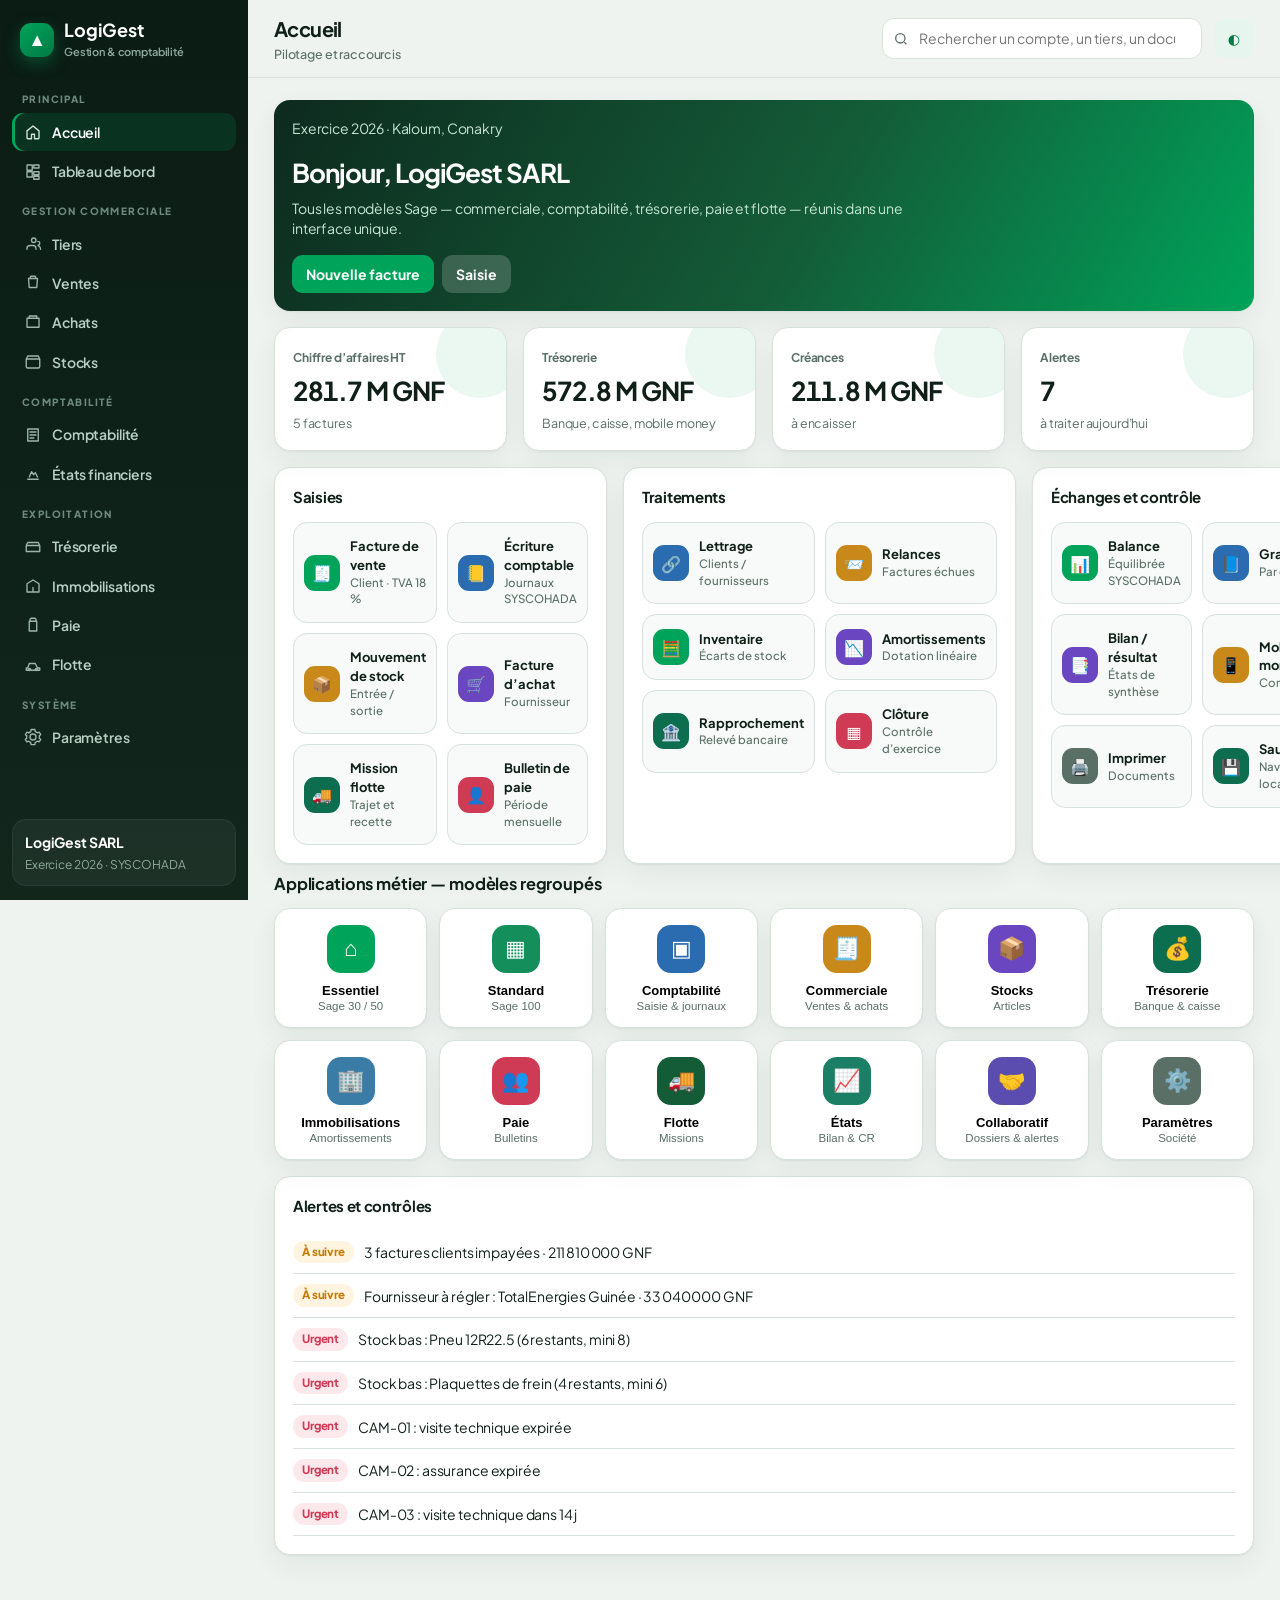
<file: LogiGest — Gestion, comptabilité et logistique.html>
<!DOCTYPE html>
<html lang="fr">
<head>
<meta charset="utf-8">
<meta name="viewport" content="width=device-width, initial-scale=1, viewport-fit=cover">
<title>LogiGest — Gestion, comptabilité et logistique</title>
<link rel="preconnect" href="https://fonts.googleapis.com">
<link href="https://fonts.googleapis.com/css2?family=Plus+Jakarta+Sans:wght@400;500;600;700;800&display=swap" rel="stylesheet">
<style>
:root{
  --bg:#eef3f0;--paper:#f7faf8;--card:#fff;--ink:#102018;--mut:#5a6f66;--line:#d7e2db;
  --br:#00a35a;--brd:#007a44;--on:#fff;--brs:#e6f6ee;--brs2:#cfeedd;
  --wa:#c57a00;--wa2:#fff4df;--bd:#cf3b55;--bd2:#fde8ec;
  --bl:#2b6cb0;--bl2:#e8f1fb;--pu:#6b46c1;--pu2:#f0e9fb;
  --side:#0a1c14;--sid:#12261c;--si:#b7d0c3;--gold:#c9891a;
  --sh:0 1px 2px rgba(16,32,24,.05),0 10px 28px rgba(16,32,24,.06);
  --r:16px;--safe-t:env(safe-area-inset-top,0px);--safe-b:env(safe-area-inset-bottom,0px);
  color-scheme:light;
}
@media(prefers-color-scheme:dark){:root:not([data-theme="light"]){
  --bg:#0b1410;--paper:#0f1a15;--card:#13211a;--ink:#e8f2ec;--mut:#8ea597;--line:#223529;
  --br:#2fd27d;--brd:#1fad64;--on:#062014;--brs:#12331f;--brs2:#18462b;
  --wa:#f0a53c;--wa2:#3a2a10;--bd:#ff6b85;--bd2:#3a1620;
  --bl:#7eb6f0;--bl2:#163047;--pu:#c4a6ff;--pu2:#2a1d44;
  --side:#07100c;--sid:#0c1813;--si:#a9c6b6;--gold:#e0b35a;
  --sh:0 1px 2px rgba(0,0,0,.25),0 12px 32px rgba(0,0,0,.28);color-scheme:dark
}}
:root[data-theme="dark"]{
  --bg:#0b1410;--paper:#0f1a15;--card:#13211a;--ink:#e8f2ec;--mut:#8ea597;--line:#223529;
  --br:#2fd27d;--brd:#1fad64;--on:#062014;--brs:#12331f;--brs2:#18462b;
  --wa:#f0a53c;--wa2:#3a2a10;--bd:#ff6b85;--bd2:#3a1620;
  --bl:#7eb6f0;--bl2:#163047;--pu:#c4a6ff;--pu2:#2a1d44;
  --side:#07100c;--sid:#0c1813;--si:#a9c6b6;--gold:#e0b35a;
  --sh:0 1px 2px rgba(0,0,0,.25),0 12px 32px rgba(0,0,0,.28);color-scheme:dark
}
*{box-sizing:border-box}html{scroll-padding-top:var(--safe-t)}
body{margin:0;font:14px/1.45 'Plus Jakarta Sans',system-ui,-apple-system,'Segoe UI',sans-serif;background:var(--bg);color:var(--ink);letter-spacing:-.01em}
body::before{content:"";position:fixed;inset:0 0 auto;height:var(--safe-t);background:var(--side);z-index:12}
.app{display:grid;grid-template-columns:248px minmax(0,1fr);min-height:100vh}
aside{background:linear-gradient(180deg,var(--side),var(--sid));color:var(--si);padding:18px 12px 14px;position:sticky;top:0;height:100vh;overflow:auto;align-self:start;display:flex;flex-direction:column}
.logo{display:flex;gap:10px;align-items:center;margin:2px 8px 18px;color:#fff}
.logo i{width:34px;height:34px;border-radius:11px;background:linear-gradient(145deg,var(--br),var(--brd));color:var(--on);display:grid;place-items:center;font-style:normal;font-weight:800;box-shadow:0 6px 16px rgba(0,163,90,.35)}
.logo b{font-size:18px;display:block;line-height:1.1}.logo small{color:#8eaa9c;font-weight:600;font-size:11px}
.ng{font-size:10px;letter-spacing:.14em;text-transform:uppercase;color:#6d8a7c;font-weight:800;margin:14px 10px 6px}
nav a{display:flex;gap:10px;align-items:center;padding:9px 12px;border-radius:11px;color:var(--si);font-weight:600;cursor:pointer;margin-bottom:1px}
nav a svg{width:18px;height:18px;flex:none;opacity:.85}
nav a:hover,nav a.on{background:rgba(255,255,255,.08);color:#fff}
nav a.on{box-shadow:inset 3px 0 0 var(--br);background:rgba(0,163,90,.16)}
.soc{margin-top:auto;padding:12px;border-radius:14px;background:rgba(255,255,255,.05);border:1px solid rgba(255,255,255,.06)}
.soc b{color:#fff;display:block}.soc span{font-size:12px;color:#8eaa9c}
.top{position:sticky;top:var(--safe-t);z-index:5;display:flex;gap:12px;align-items:center;padding:14px 26px;background:color-mix(in srgb,var(--bg) 86%, transparent);backdrop-filter:blur(12px);border-bottom:1px solid var(--line)}
.crumb{flex:1;min-width:0}.crumb h1{font-size:20px;margin:0;letter-spacing:-.03em}.crumb p{margin:2px 0 0;color:var(--mut);font-size:12.5px;font-weight:500}
.search{position:relative}.search input{width:min(320px,36vw);padding:9px 12px 9px 36px;border-radius:12px;border:1px solid var(--line);background:var(--card);color:var(--ink);font:inherit}
.search svg{position:absolute;left:11px;top:50%;transform:translateY(-50%);width:16px;height:16px;color:var(--mut)}
input,select,textarea{font:inherit;color:var(--ink);background:var(--card);border:1px solid var(--line);border-radius:10px;padding:9px 11px;min-width:0}
label>input,label>select,label>textarea,.mb input,.mb select,.mb textarea{width:100%}
textarea{resize:vertical;min-height:72px}
.entry{table-layout:fixed}.entry th:nth-child(1),.entry td:nth-child(1){width:34%}.entry th:nth-child(3),.entry td:nth-child(3),.entry th:nth-child(4),.entry td:nth-child(4){width:18%}
.entry select,.entry input{width:100%;min-width:0}
input:focus-visible,select:focus-visible,button:focus-visible,nav a:focus-visible,textarea:focus-visible{outline:2px solid var(--br);outline-offset:2px}
.btn{font:inherit;font-weight:700;border:0;border-radius:11px;padding:9px 14px;background:var(--br);color:var(--on);cursor:pointer;display:inline-flex;align-items:center;gap:6px}
.btn:hover{filter:brightness(1.05)}.btn.g{background:var(--brs);color:var(--brd)}.btn.s{padding:5px 10px;font-size:12.5px;border-radius:8px}.btn.w{background:var(--wa2);color:var(--wa)}
#v{padding:22px 26px 48px;max-width:1360px}
.card{background:var(--card);border:1px solid var(--line);border-radius:var(--r);padding:18px;box-shadow:var(--sh)}
.card h3{margin:0 0 14px;font-size:15px;letter-spacing:-.02em}
.grid{display:grid;gap:16px;margin-bottom:16px}
.g4{grid-template-columns:repeat(4,1fr)}.g3{grid-template-columns:repeat(3,1fr)}.g2{grid-template-columns:1fr 1fr}.g5{grid-template-columns:repeat(5,1fr)}
.kpi{position:relative;overflow:hidden}
.kpi::after{content:"";position:absolute;right:-18px;top:-18px;width:88px;height:88px;border-radius:50%;background:var(--brs);opacity:.8}
.kpi small{color:var(--mut);font-weight:700;font-size:12px}.kpi b{display:block;font-size:26px;margin:6px 0 2px;letter-spacing:-.04em;font-variant-numeric:tabular-nums}.kpi span{color:var(--mut);font-size:12.5px}
.hero{background:linear-gradient(120deg,#0d2a1e,#145c38 55%,#00a35a);color:#fff;border:0}
.hero h2{margin:0 0 6px;font-size:26px;letter-spacing:-.04em}.hero p{margin:0 0 16px;color:#c6e6d4;max-width:640px}
.mods{display:grid;grid-template-columns:repeat(3,1fr);gap:16px}
.tiles{display:grid;grid-template-columns:repeat(2,1fr);gap:10px}
.tile{font:inherit;background:var(--paper);border:1px solid var(--line);border-radius:14px;padding:14px 10px;text-align:left;cursor:pointer;font-weight:650;font-size:12.5px;color:var(--ink);display:flex;gap:10px;align-items:center;transition:transform .15s,border-color .15s,box-shadow .15s}
.tile:hover{border-color:var(--br);transform:translateY(-1px);box-shadow:var(--sh)}
.tile i{width:36px;height:36px;border-radius:11px;display:grid;place-items:center;flex:none;font-style:normal;font-size:16px}
.tile b{display:block;font-size:13px}.tile em{display:block;font-style:normal;color:var(--mut);font-weight:500;font-size:11.5px}
.tw{overflow:auto;border-radius:12px}table{width:100%;border-collapse:collapse;white-space:nowrap;font-variant-numeric:tabular-nums}
th{text-align:left;color:var(--mut);font-size:11.5px;letter-spacing:.04em;text-transform:uppercase;padding:10px 12px;border-bottom:1px solid var(--line);background:var(--paper);position:sticky;top:0}
td{padding:11px 12px;border-bottom:1px solid var(--line)}tr:hover td{background:var(--brs)}td.r,th.r{text-align:right}td.c,th.c{text-align:center}
.b{padding:3px 9px;border-radius:99px;font-size:11.5px;font-weight:750;background:var(--brs);color:var(--brd)}.b.w{background:var(--wa2);color:var(--wa)}.b.d{background:var(--bd2);color:var(--bd)}.b.i{background:var(--bl2);color:var(--bl)}.b.p{background:var(--pu2);color:var(--pu)}
.bar{height:8px;border-radius:9px;background:var(--line);min-width:72px;overflow:hidden}.bar i{display:block;height:100%;border-radius:9px;background:linear-gradient(90deg,var(--br),#3dd68a)}
.tabs{display:flex;gap:6px;margin-bottom:14px;flex-wrap:wrap}
.tabs a{padding:7px 13px;border-radius:99px;background:var(--card);border:1px solid var(--line);cursor:pointer;font-weight:650}
.tabs a.on{background:var(--br);color:var(--on);border-color:var(--br)}
.row{display:flex;gap:8px;flex-wrap:wrap;align-items:end}
.row label{display:grid;gap:4px;font-size:12px;color:var(--mut);font-weight:650;flex:1;min-width:140px}
.dn{width:138px;height:138px;border-radius:50%;position:relative;flex:none;box-shadow:inset 0 0 0 8px var(--card)}
.dn::after{content:"";position:absolute;inset:34px;border-radius:50%;background:var(--card)}
.al{display:flex;gap:10px;align-items:center;padding:10px 0;border-bottom:1px solid var(--line)}
.vc{display:grid;grid-template-columns:repeat(auto-fill,minmax(250px,1fr));gap:12px}
.appg{display:grid;grid-template-columns:repeat(auto-fill,minmax(148px,1fr));gap:12px}
.appc{background:var(--card);border:1px solid var(--line);border-radius:16px;padding:16px 14px 14px;cursor:pointer;text-align:center;box-shadow:var(--sh);transition:transform .15s}
.appc:hover{transform:translateY(-2px);border-color:var(--br)}
.appc i{width:48px;height:48px;border-radius:14px;display:grid;place-items:center;margin:0 auto 10px;font-style:normal;font-size:22px;color:#fff}
.appc b{display:block;font-size:13px}.appc span{color:var(--mut);font-size:11.5px}
.eq{display:flex;justify-content:space-between;align-items:center;padding:8px 0;font-weight:700}
.eq.ok{color:var(--brd)}.eq.no{color:var(--bd)}
#m{position:fixed;inset:0;display:none;place-items:center;background:rgba(8,18,12,.48);z-index:20;padding:20px}#m.o{display:grid}
.mb{background:var(--card);border-radius:20px;padding:22px;width:min(560px,94vw);display:flex;flex-direction:column;gap:10px;max-height:88vh;box-shadow:var(--sh)}
.mb.wide{width:min(860px,96vw)}.mbody{overflow:auto;display:grid;gap:10px;grid-template-columns:1fr 1fr}.mbody>label:last-child{grid-column:1/-1}.acts{display:flex;justify-content:flex-end;gap:8px;flex:none;padding-top:4px}
.mb h3{margin:0}
#t{position:fixed;bottom:calc(20px + var(--safe-b));left:50%;transform:translateX(-50%);background:var(--ink);color:var(--bg);padding:11px 18px;border-radius:12px;opacity:0;transition:opacity .3s;pointer-events:none;z-index:30;font-weight:650}#t.o{opacity:1}
.inv{background:#fff;color:#122018;border-radius:8px;padding:28px;max-width:720px;margin:0 auto}
.muted{color:var(--mut)} .right{margin-left:auto} .gap{display:flex;gap:8px;align-items:center;flex-wrap:wrap}
@media(max-width:980px){.app{grid-template-columns:1fr}aside{position:static;height:auto;display:block;overflow-x:auto;padding:8px 10px}.logo,.soc,.ng{display:none}nav{display:flex;gap:4px}nav a{white-space:nowrap}.g4,.g5{grid-template-columns:1fr 1fr}.g3,.g2,.mods{grid-template-columns:1fr}.top{padding:10px 14px;flex-wrap:wrap}.search input{width:100%}#v{padding:14px}.hero{flex-direction:column;align-items:flex-start}}
@media print{aside,.top,.btn,.tabs,nav{display:none!important}.app{display:block}#v{padding:0;max-width:none}body{background:#fff}}
</style>
</head>
<body>
<div class="app">
  <aside>
    <div class="logo"><i>▲</i><div><b>LogiGest</b><small>Gestion &amp; comptabilité</small></div></div>
    <nav></nav>
    <div class="soc"><b>LogiGest SARL</b><span>Exercice 2026 · SYSCOHADA</span></div>
  </aside>
  <main>
    <div class="top">
      <div class="crumb"><h1 id="ti">Accueil</h1><p id="sub">Pilotage de l’activité</p></div>
      <div class="search">
        <svg viewBox="0 0 24 24" fill="none" stroke="currentColor" stroke-width="2"><circle cx="11" cy="11" r="7"/><path d="M20 20l-3-3"/></svg>
        <input id="q" type="search" placeholder="Rechercher un compte, un tiers, un document…" aria-label="Rechercher">
      </div>
      <button class="btn g" data-a="th" aria-label="Changer de thème">◐</button>
    </div>
    <div id="v"></div>
  </main>
</div>
<div id="m"></div><div id="t" role="status"></div>
<script>
const T=new Date().toISOString().slice(0,10);
const $=s=>document.querySelector(s);
const esc=s=>String(s??'').replace(/[&<>"']/g,c=>({ '&':'&amp;','<':'&lt;','>':'&gt;','"':'&quot;',"'":'&#39;' }[c]));
const F=n=>Math.round(+n||0).toLocaleString('fr-FR')+' GNF';
const MM=n=>{const x=+n||0,a=Math.abs(x);return (x<0?'−':'')+(a>=1e6?(a/1e6).toFixed(1)+' M':a>=1e3?(a/1e3).toFixed(0)+' k':Math.round(a))};
const FR=s=>new Date(s+'T12:00:00').toLocaleDateString('fr-FR',{day:'2-digit',month:'short',year:'numeric'});
const PL={
  '101':'Capital social','106':'Réserves','120':'Résultat net','211':'Terrains','213':'Constructions',
  '244':'Matériel de transport','245':'Matériel de bureau','281':'Amortissements immobilisations',
  '31':'Marchandises','401':'Fournisseurs','408':'Fournisseurs factures non parvenues','411':'Clients',
  '421':'Personnel — rémunérations dues','431':'Sécurité sociale','4431':'État, TVA facturée',
  '4452':'État, TVA récupérable','521':'Banques','571':'Caisse','585':'Monnaie électronique',
  '601':'Achats de marchandises','604':'Matières et fournitures','605':'Autres achats','613':'Locations',
  '622':'Entretien et réparations','624':'Transports','661':'Rémunérations du personnel',
  '664':'Charges sociales','681':'Dotations aux amortissements','701':'Ventes de marchandises',
  '706':'Services vendus','707':'Produits accessoires','718':'Transferts de charges'
};
const JOU={VT:'Ventes',AC:'Achats',BQ:'Banque',CA:'Caisse',OD:'Opérations diverses',PA:'Paie',IM:'Immobilisations',ST:'Stocks'};
const ICO={
  home:'M4 10.5 12 4l8 6.5V20a1 1 0 0 1-1 1h-5v-6H10v6H5a1 1 0 0 1-1-1z',
  dash:'M4 4h7v7H4zm9 0h7v4h-7zM4 13h7v7H4zm9 6h7v4h-7zm0-6h7v4h-7z',
  users:'M16 19v-1a4 4 0 0 0-4-4H8a4 4 0 0 0-4 4v1m12-12a3 3 0 1 1-6 0 3 3 0 0 1 6 0zm6 12v-1a3.5 3.5 0 0 0-2.5-3.3M18.5 8.5a2.5 2.5 0 0 1 0 5',
  sales:'M6 6h12l-1 12H7L6 6zm3-3h6l1 3H8z',
  purch:'M4 7h16v12H4zm3-3h10v3H7z',
  stock:'M21 8H3l2-4h14zm-18 0v10a2 2 0 0 0 2 2h14a2 2 0 0 0 2-2V8',
  acc:'M5 4h14v16H5zm3 4h8M8 12h8M8 16h5',
  tre:'M3 10h18v8H3zm2-4h14l2 4H3z',
  immo:'M4 20V9l8-5 8 5v11H4zm8 0v-6',
  paye:'M8 7V5a2 2 0 0 1 2-2h4a2 2 0 0 1 2 2v2m-9 0h10v13H7z',
  fleet:'M3 16h2l2-6h8l3 6h3v3H3zm4.5 3.5a1.5 1.5 0 1 0 0-3 1.5 1.5 0 0 0 0 3zm9 0a1.5 1.5 0 1 0 0-3 1.5 1.5 0 0 0 0 3z',
  etats:'M5 19h14M7 16l3-7 3 4 2-3 3 6',
  set:'M12 8a4 4 0 1 0 0 8 4 4 0 0 0 0-8zm8.5 4a7.5 7.5 0 0 0-.2-1.6l2-1.5-2-3.4-2.4 1a7.8 7.8 0 0 0-2.8-1.6L14.5 2h-5L9 5a7.8 7.8 0 0 0-2.8 1.6l-2.4-1-2 3.4 2 1.5A7.5 7.5 0 0 0 3.5 12c0 .5.1 1.1.2 1.6l-2 1.5 2 3.4 2.4-1a7.8 7.8 0 0 0 2.8 1.6l.6 3h5l.6-3a7.8 7.8 0 0 0 2.8-1.6l2.4 1 2-3.4-2-1.5c.1-.5.2-1.1.2-1.6z'
};
const svg=d=>`<svg viewBox="0 0 24 24" fill="none" stroke="currentColor" stroke-width="1.8" stroke-linecap="round" stroke-linejoin="round"><path d="${d}"/></svg>`;
const NAV=[
  ['PRINCIPAL',[['home','Accueil','home','Pilotage et raccourcis'],['dash','Tableau de bord','dash','Indicateurs et graphiques']]],
  ['GESTION COMMERCIALE',[['tiers','Tiers','users','Clients et fournisseurs'],['sales','Ventes','sales','Devis, BL, factures'],['purch','Achats','purch','Commandes et factures d’achat'],['stock','Stocks','stock','Articles et inventaire']]],
  ['COMPTABILITÉ',[['acc','Comptabilité','acc','Saisie, journaux, balance'],['etats','États financiers','etats','Bilan, résultat, grand livre']]],
  ['EXPLOITATION',[['tre','Trésorerie','tre','Banque, caisse, mobile money'],['immo','Immobilisations','immo','Amortissements'],['paye','Paie','paye','Salaires et bulletins'],['fleet','Flotte','fleet','Véhicules et missions']]],
  ['SYSTÈME',[['set','Paramètres','set','Société, journaux, TVA']]]
];
let S,q='',okFn,tab={sales:'Tous',purch:'Tous',acc:'Saisie',etats:'Bilan',tre:'Soldes',tiers:'Clients'};
const V={},A={};

function post(d,j,p,l,ls){ls.forEach(x=>S.j.push({d,j,p,l,c:x[0],db:+x[1]||0,cr:+x[2]||0}))}
function nid(k,p){S.seq[k]=(S.seq[k]||0)+1;return p+'-2026-'+String(S.seq[k]).padStart(4,'0')}
function addDoc(o){
  const id=nid('doc',{Devis:'DEV',Commande:'CMD','Bon de livraison':'BL',Facture:'FAC',Avoir:'AV','Facture d’achat':'FA','Commande d’achat':'CA'}[o.type]||'DOC');
  const ht=o.ht, tva=+(ht*S.co.tva).toFixed(0), total=ht+tva;
  const d={id,...o,ht,tva,total}; S.docs.push(d);
  if(o.type==='Facture'){sale(d); if(o.st==='Payée')cash(d,'521')}
  if(o.type==='Facture d’achat'){buy(d); if(o.st==='Payée')payF(d)}
  return d;
}
const sale=o=>post(o.d,'VT',o.id,'Facture '+o.cl,[['411',o.total,0],[o.rev||'701',0,o.ht],['4431',0,o.tva]]);
const cash=(o,c)=>post(T,'BQ',o.id,'Règlement '+o.cl,[[c,o.total,0],['411',0,o.total]]);
const buy=o=>post(o.d,'AC',o.id,'Achat '+o.cl,[[o.chg||'601',o.ht,0],['4452',o.tva,0],['401',0,o.total]]);
const payF=o=>post(T,'BQ',o.id,'Paiement '+o.cl,[['401',o.total,0],['521',0,o.total]]);

function seed(){
  S={
    seq:{doc:0,j:0,im:5,pa:10,mis:103},
    co:{name:'LogiGest SARL',city:'Kaloum, Conakry',nif:'GN-2024-88421',rccm:'GN-CKY-01-2024-B14',tel:'+224 622 00 11 22',mail:'finance@logigest.gn',tva:.18,ex:'2026',cloture:false},
    cl:['Mining Corp Guinée','SOGUIPAMI Transport','Station Total Kaloum','Ets Diallo et Fils','Bauxite Logistics'],
    fr:['TotalEnergies Guinée','CFAO Equipment','Soguiphar','Ets Camara Pièces'],
    art:[
      {r:'GAS-01',n:'Gasoil (litre)',p:12500,q:8200,m:5000,c:'Énergie'},
      {r:'PNE-12',n:'Pneu 12R22.5',p:3200000,q:6,m:8,c:'Pièces'},
      {r:'HUI-20',n:'Huile moteur 20 L',p:850000,q:34,m:15,c:'Pièces'},
      {r:'FIL-AIR',n:'Filtre à air',p:420000,q:22,m:10,c:'Pièces'},
      {r:'PLQ-FR',n:'Plaquettes de frein',p:650000,q:4,m:6,c:'Pièces'},
      {r:'CIM-50',n:'Ciment 50 kg',p:95000,q:420,m:200,c:'Négoce'},
      {r:'TRA-TN',n:'Prestation transport / t',p:185000,q:0,m:0,c:'Service'},
      {r:'LUB-05',n:'Graisse 5 kg',p:210000,q:48,m:20,c:'Pièces'}
    ],
    docs:[], j:[],
    veh:[
      {id:'CAM-01',pl:'RC-4521-A',mo:'Howo 6x4',dr:'Mamadou Barry',km:182340,st:'En mission',ins:'2027-02-14',ct:'2026-11-20'},
      {id:'CAM-02',pl:'RC-1187-B',mo:'Sinotruk A7',dr:'Ibrahima Sow',km:96410,st:'Disponible',ins:'2026-11-12',ct:'2027-03-02'},
      {id:'CAM-03',pl:'RC-7742-C',mo:'Mercedes Actros',dr:'Sékou Camara',km:245900,st:'Maintenance',ins:'2027-01-30',ct:'2026-12-18'},
      {id:'CIT-01',pl:'RC-3320-A',mo:'Citerne 30 000 L',dr:'Aliou Bah',km:121870,st:'En mission',ins:'2027-04-09',ct:'2027-05-21'}
    ],
    mis:[
      {id:'MIS-101',a:'Conakry',b:'Kankan',v:'CAM-01',c:'Mining Corp Guinée',p:62,cost:7.2e6,rev:14.5e6},
      {id:'MIS-102',a:'Conakry',b:'Siguiri',v:'CIT-01',c:'Station Total Kaloum',p:35,cost:6.1e6,rev:11e6},
      {id:'MIS-103',a:'Kamsar',b:'Conakry',v:'CAM-02',c:'Bauxite Logistics',p:100,cost:3.4e6,rev:8.2e6}
    ],
    immo:[
      {id:'IM-01',n:'Camion Howo 6x4',d:'2023-03-12',c:485e6,dur:5,acc:'244'},
      {id:'IM-02',n:'Camion Sinotruk A7',d:'2024-06-01',c:390e6,dur:5,acc:'244'},
      {id:'IM-03',n:'Citerne 30 000 L',d:'2022-09-18',c:275e6,dur:7,acc:'244'},
      {id:'IM-04',n:'Entrepôt Kaloum',d:'2021-01-10',c:820e6,dur:20,acc:'213'},
      {id:'IM-05',n:'Serveurs et postes',d:'2025-02-04',c:28e6,dur:3,acc:'245'}
    ],
    emp:[
      {id:'E-01',n:'Aïssatou Diallo',p:'Responsable finance',s:8500000,d:'2022-04-01'},
      {id:'E-02',n:'Mamadou Barry',p:'Chauffeur poids lourd',s:4200000,d:'2021-09-12'},
      {id:'E-03',n:'Fatoumata Camara',p:'Gestionnaire stock',s:3800000,d:'2023-01-20'},
      {id:'E-04',n:'Ibrahima Sow',p:'Chauffeur',s:4000000,d:'2024-02-08'},
      {id:'E-05',n:'Sékou Touré',p:'Mécanicien',s:3600000,d:'2020-11-03'}
    ],
    pay:[],
    lettrage:[]
  };
  post('2026-01-01','OD','AN-0001','À nouveaux',[['521',450e6,0],['571',18e6,0],['585',6.5e6,0],['211',120e6,0],['213',820e6,0],['244',1150e6,0],['245',28e6,0],['281',0,410e6],['31',86e6,0],['101',0,2268.5e6]]);
  post('2026-10-05','AC','AC-0091','Achat gasoil — TotalEnergies',[['605',42e6,0],['4452',7.56e6,0],['401',0,49.56e6]]);
  post('2026-10-12','BQ','BQ-0188','Loyer entrepôt',[['613',6.5e6,0],['4452',1.17e6,0],['521',0,7.67e6]]);
  addDoc({type:'Facture',cl:'Mining Corp Guinée',d:'2026-10-02',ht:84e6,st:'Payée',rev:'706'});
  addDoc({type:'Facture',cl:'SOGUIPAMI Transport',d:'2026-10-14',ht:52.5e6,st:'Impayée',rev:'706'});
  addDoc({type:'Facture',cl:'Station Total Kaloum',d:'2026-09-20',ht:31e6,st:'Impayée',rev:'701'});
  addDoc({type:'Facture',cl:'Ets Diallo et Fils',d:'2026-10-21',ht:18.2e6,st:'Payée',rev:'701'});
  addDoc({type:'Facture',cl:'Bauxite Logistics',d:'2026-10-29',ht:96e6,st:'Impayée',rev:'706'});
  addDoc({type:'Devis',cl:'Mining Corp Guinée',d:T,ht:120e6,st:'Envoyé',rev:'706'});
  addDoc({type:'Commande',cl:'SOGUIPAMI Transport',d:T,ht:64e6,st:'En cours',rev:'706'});
  addDoc({type:'Bon de livraison',cl:'Station Total Kaloum',d:T,ht:9.4e6,st:'Livré',rev:'701'});
  addDoc({type:'Facture d’achat',cl:'TotalEnergies Guinée',d:'2026-10-18',ht:28e6,st:'À payer',chg:'605'});
  addDoc({type:'Facture d’achat',cl:'CFAO Equipment',d:'2026-10-08',ht:12.4e6,st:'Payée',chg:'622'});
  addDoc({type:'Avoir',cl:'Ets Diallo et Fils',d:'2026-10-25',ht:1.8e6,st:'Validé',rev:'701'});
  S.pay.push({id:'PA-2026-0010',m:'2026-10',tot:S.emp.reduce((s,e)=>s+e.s,0),st:'Comptabilisé'});
  post('2026-10-31','PA','PA-2026-0010','Paie octobre',[['661',S.emp.reduce((s,e)=>s+e.s,0),0],['421',0,S.emp.reduce((s,e)=>s+e.s,0)]]);
}

try{S=JSON.parse(localStorage.getItem('lg3'))}catch(e){}
if(!S||!S.co)seed();
const save=()=>{try{localStorage.setItem('lg3',JSON.stringify(S))}catch(e){}};
const PLkeys=Object.keys(PL).sort((a,b)=>a.localeCompare(b,'fr',{numeric:true}));
const acOpts=sel=>PLkeys.map(k=>`<option value="${k}"${k===sel?' selected':''}>${k} — ${PL[k]}</option>`).join('');
const bal=a=>S.j.filter(x=>x.c==a).reduce((s,x)=>s+x.db-x.cr,0);
const bd=(t,k='')=>`<span class="b ${k}">${esc(t)}</span>`;
const dl=s=>Math.ceil((new Date(s+'T12:00:00')-new Date())/864e5);
const opt=(a,f)=>a.map(f).join('');
const v=i=>$('#'+i)?.value??'';
const totJ=()=>{const d=S.j.reduce((s,x)=>s+x.db,0),c=S.j.reduce((s,x)=>s+x.cr,0);return {d,c,ok:d===c}};
function tbl(h,rows){
  const r=rows.filter(x=>!q||x.join(' ').toLowerCase().includes(q));
  return `<div class="tw"><table><thead><tr>${h.map(x=>`<th class="${x[0]==='.'?'r':''}">${x.replace(/^\./,'')}</th>`).join('')}</tr></thead><tbody>${r.length?r.map(x=>`<tr>${x.map((c,i)=>`<td class="${String(h[i]||'')[0]==='.'?'r':''}">${c}</td>`).join('')}</tr>`).join(''):`<tr><td colspan="${h.length}">Aucun résultat</td></tr>`}</tbody></table></div>`;
}
const kp=(l,x,s)=>`<div class="card kpi"><small>${l}</small><b>${x}</b><span>${s}</span></div>`;
function alerts(){
  const a=[],im=S.docs.filter(d=>d.type==='Facture'&&d.st==='Impayée');
  if(im.length)a.push(['w',`${im.length} factures clients impayées · ${F(im.reduce((s,d)=>s+d.total,0))}`]);
  S.docs.filter(d=>d.type==='Facture d’achat'&&d.st==='À payer').forEach(d=>a.push(['w',`Fournisseur à régler : ${d.cl} · ${F(d.total)}`]));
  S.art.filter(x=>x.q<=x.m&&x.m>0).forEach(x=>a.push(['d',`Stock bas : ${x.n} (${x.q} restants, mini ${x.m})`]));
  S.veh.forEach(x=>[['ins','assurance'],['ct','visite technique']].forEach(([k,n])=>{const d=dl(x[k]);if(d<=45)a.push([d<=15?'d':'w',`${x.id} : ${n} ${d<0?'expirée':'dans '+d+' j'}`])}));
  const tj=totJ(); if(!tj.ok)a.push(['d','Journaux déséquilibrés']);
  return a;
}
const alh=()=>alerts().map(a=>`<div class="al">${bd(a[0]=='d'?'Urgent':'À suivre',a[0])}<span>${esc(a[1])}</span></div>`).join('')||'<div class="muted">Aucune alerte.</div>';
function amort(x){
  const start=new Date(x.d+'T12:00:00'), now=new Date(T+'T12:00:00');
  const years=Math.max(0,(now-start)/315576e5), ann=x.c/x.dur, cum=Math.min(x.c,ann*years);
  return {ann,cum,net:x.c-cum,rest:Math.max(0,x.dur-years)};
}
const caHT=()=>S.docs.filter(d=>d.type==='Facture').reduce((s,d)=>s+d.ht,0);
const creances=()=>S.docs.filter(d=>d.type==='Facture'&&d.st==='Impayée').reduce((s,d)=>s+d.total,0);
const treso=()=>['521','571','585'].reduce((s,a)=>s+bal(a),0);

function tile(ic,bg,t,s,a,v='',k=''){return `<button class="tile" data-a="${a}" data-v="${v}" data-t="${k}"><i style="background:${bg};color:#fff">${ic}</i><span><b>${t}</b><em>${s}</em></span></button>`}
function appc(ic,bg,t,s,h){return `<button class="appc" data-a="go" data-v="${h}"><i style="background:${bg}">${ic}</i><b>${t}</b><span>${s}</span></button>`}

V.home=()=>{
  const fa=S.docs.filter(d=>d.type==='Facture');
  return `<div class="card hero" style="margin-bottom:16px"><p>Exercice ${S.co.ex} · ${esc(S.co.city)}</p><h2>Bonjour, ${esc(S.co.name)}</h2><p>Tous les modèles Sage — commerciale, comptabilité, trésorerie, paie et flotte — réunis dans une interface unique.</p><div class="gap"><button class="btn" data-a="inv">Nouvelle facture</button><button class="btn g" data-a="go" data-v="acc" style="background:rgba(255,255,255,.18);color:#fff">Saisie</button></div></div>
  <div class="grid g4">${kp('Chiffre d’affaires HT',MM(caHT())+' GNF',fa.length+' factures')}${kp('Trésorerie',MM(treso())+' GNF','Banque, caisse, mobile money')}${kp('Créances',MM(creances())+' GNF','à encaisser')}${kp('Alertes',alerts().length,'à traiter aujourd’hui')}</div>
  <div class="mods">
    <div class="card"><h3>Saisies</h3><div class="tiles">
      ${tile('🧾','#00a35a','Facture de vente','Client · TVA 18 %','inv')}
      ${tile('📒','#2b6cb0','Écriture comptable','Journaux SYSCOHADA','go','acc')}
      ${tile('📦','#c9891a','Mouvement de stock','Entrée / sortie','go','stock')}
      ${tile('🛒','#6b46c1','Facture d’achat','Fournisseur','ap')}
      ${tile('🚚','#0d6e4f','Mission flotte','Trajet et recette','nm')}
      ${tile('👤','#cf3b55','Bulletin de paie','Période mensuelle','np')}
    </div></div>
    <div class="card"><h3>Traitements</h3><div class="tiles">
      ${tile('🔗','#2b6cb0','Lettrage','Clients / fournisseurs','go','acc','Lettrage')}
      ${tile('📨','#c9891a','Relances','Factures échues','go','sales')}
      ${tile('🧮','#00a35a','Inventaire','Écarts de stock','go','stock')}
      ${tile('📉','#6b46c1','Amortissements','Dotation linéaire','go','immo')}
      ${tile('🏦','#0d6e4f','Rapprochement','Relevé bancaire','go','tre','Banque')}
      ${tile('▦','#cf3b55','Clôture','Contrôle d’exercice','go','etats')}
    </div></div>
    <div class="card"><h3>Échanges et contrôle</h3><div class="tiles">
      ${tile('📊','#00a35a','Balance','Équilibrée SYSCOHADA','go','acc','Balance')}
      ${tile('📘','#2b6cb0','Grand livre','Par compte','go','etats','Grand livre')}
      ${tile('📑','#6b46c1','Bilan / résultat','États de synthèse','go','etats')}
      ${tile('📱','#c9891a','Mobile money','Compte 585','go','tre')}
      ${tile('🖨️','#5a6f66','Imprimer','Documents','pr')}
      ${tile('💾','#0d6e4f','Sauvegarder','Navigateur local','sv')}
    </div></div>
  </div>
  <h3 style="margin:8px 0 12px">Applications métier — modèles regroupés</h3>
  <div class="appg" style="margin-bottom:16px">
    ${appc('⌂','#00a35a','Essentiel','Sage 30 / 50','home')}
    ${appc('▦','#148f5b','Standard','Sage 100','dash')}
    ${appc('▣','#2b6cb0','Comptabilité','Saisie & journaux','acc')}
    ${appc('🧾','#c9891a','Commerciale','Ventes & achats','sales')}
    ${appc('📦','#6b46c1','Stocks','Articles','stock')}
    ${appc('💰','#0d6e4f','Trésorerie','Banque & caisse','tre')}
    ${appc('🏢','#3a7ca5','Immobilisations','Amortissements','immo')}
    ${appc('👥','#cf3b55','Paie','Bulletins','paye')}
    ${appc('🚚','#145c38','Flotte','Missions','fleet')}
    ${appc('📈','#1a7f64','États','Bilan & CR','etats')}
    ${appc('🤝','#5b4db0','Collaboratif','Dossiers & alertes','dash')}
    ${appc('⚙️','#5a6f66','Paramètres','Société','set')}
  </div>
  <div class="card"><h3>Alertes et contrôles</h3>${alh()}</div>`;
};

V.dash=()=>{
  const fa=S.docs.filter(d=>d.type==='Facture'), ca=caHT(), cr=creances();
  const mr=S.mis.reduce((s,m)=>s+m.rev,0), mc=S.mis.reduce((s,m)=>s+m.cost,0);
  const rv=[310,355,298,402,447,ca/1e6], ch=[220,248,231,276,301,ca*.62/1e6], mx=Math.max(...rv,...ch);
  const mo=['Juin','Juil','Août','Sept','Oct','Nov'];
  const svgC=`<svg viewBox="0 0 520 230" width="100%" role="img" aria-label="Produits et charges">${mo.map((m,i)=>{const x=24+i*83,a=rv[i]/mx*168,b=ch[i]/mx*168;return `<rect x="${x}" y="${188-a}" width="26" height="${a}" rx="6" fill="var(--br)"/><rect x="${x+30}" y="${188-b}" width="26" height="${b}" rx="6" fill="var(--wa)"/><text x="${x+28}" y="214" text-anchor="middle" fill="var(--mut)" font-size="12">${m}</text>`}).join('')}</svg>`;
  const D=[['Carburant',38,'#00a35a'],['Salaires',24,'#e0a030'],['Maintenance',16,'#3b82c4'],['Loyers',10,'#8b5cc9'],['Autres',12,'#9aa8a0']];
  let c=0; const cg=D.map(x=>{const s=`${x[2]} ${c}% ${c+x[1]}%`;c+=x[1];return s}).join(',');
  const tc={}; fa.forEach(d=>tc[d.cl]=(tc[d.cl]||0)+d.ht); const top=Object.entries(tc).sort((a,b)=>b[1]-a[1]);
  return `<div class="grid g4">${kp('CA HT',MM(ca)+' GNF','cumul factures')}${kp('Créances',MM(cr)+' GNF','clients')}${kp('Trésorerie',MM(treso())+' GNF','tous comptes 5')}${kp('Marge missions',mr?Math.round((mr-mc)/mr*100)+' %':'—',MM(mr-mc)+' GNF')}</div>
  <div class="grid g2"><div class="card"><h3>Produits et charges (millions GNF)</h3>${svgC}<div class="gap" style="margin-top:8px"><span style="color:var(--br)">■ Produits</span><span style="color:var(--wa)">■ Charges</span></div></div>
  <div class="card"><h3>Répartition des charges</h3><div class="gap"><div class="dn" style="background:conic-gradient(${cg})"></div><div>${D.map(x=>`<div style="margin:6px 0"><span style="color:${x[2]}">■</span> ${x[0]} <b>${x[1]} %</b></div>`).join('')}</div></div></div></div>
  <div class="grid g2"><div class="card"><h3>Meilleurs clients</h3>${tbl(['Client','.CA HT','.Part'],top.map(x=>[esc(x[0]),F(x[1]),Math.round(x[1]/ca*100)+' %']))}</div><div class="card"><h3>Alertes</h3>${alh()}</div></div>`;
};

function docsOf(types, tabKey){
  const tt=['Tous',...types];
  const r=S.docs.filter(d=>types.includes(d.type)&& (tab[tabKey]==='Tous'||d.type===tab[tabKey])).slice().reverse();
  return `<div class="row" style="justify-content:space-between;margin-bottom:12px"><div class="tabs">${tt.map(x=>`<a class="${x===tab[tabKey]?'on':''}" data-a="tb" data-k="${tabKey}" data-v="${x}">${x}</a>`).join('')}</div><button class="btn" data-a="${tabKey==='sales'?'inv':'ap'}">Nouveau document</button></div>
  <div class="card">${tbl(['N°','Type','Tiers','Date','.HT','.TTC','Statut','Actions'],r.map(d=>[esc(d.id),d.type,esc(d.cl),FR(d.d),F(d.ht),F(d.total),stBadge(d),docActs(d)]))}</div>`;
}
function stBadge(d){
  const k=d.st==='Impayée'||d.st==='À payer'?'d':['Payée','Livré','Comptabilisé','Validé'].includes(d.st)?'':(d.st==='Envoyé'||d.st==='En cours'?'w':'i');
  return bd(d.st,k);
}
function docActs(d){
  let s=`<button class="btn s g" data-a="vd" data-v="${d.id}">Voir</button> `;
  if(d.type==='Devis'&&d.st!=='Facturé')s+=`<button class="btn s" data-a="fac" data-v="${d.id}">Facturer</button> `;
  if(d.st==='Impayée')s+=`<button class="btn s" data-a="pay" data-v="${d.id}">Encaisser</button> <button class="btn s g" data-a="rel" data-v="${d.id}">Relancer</button>`;
  if(d.st==='À payer')s+=`<button class="btn s" data-a="pf" data-v="${d.id}">Régler</button>`;
  return s;
}
V.sales=()=>docsOf(['Devis','Commande','Bon de livraison','Facture','Avoir'],'sales');
V.purch=()=>docsOf(['Commande d’achat','Facture d’achat'],'purch');

V.tiers=()=>{
  const clients=S.cl.map(n=>{const docs=S.docs.filter(d=>d.cl===n&&d.type==='Facture'); const ca=docs.reduce((s,d)=>s+d.ht,0); const due=docs.filter(d=>d.st==='Impayée').reduce((s,d)=>s+d.total,0); return {n,ca,due,nb:docs.length}});
  const fourn=S.fr.map(n=>{const docs=S.docs.filter(d=>d.cl===n&&d.type==='Facture d’achat'); const ca=docs.reduce((s,d)=>s+d.ht,0); const due=docs.filter(d=>d.st==='À payer').reduce((s,d)=>s+d.total,0); return {n,ca,due,nb:docs.length}});
  const list=tab.tiers==='Clients'?clients:fourn;
  return `<div class="row" style="justify-content:space-between;margin-bottom:12px"><div class="tabs"><a class="${tab.tiers==='Clients'?'on':''}" data-a="tb" data-k="tiers" data-v="Clients">Clients</a><a class="${tab.tiers==='Fournisseurs'?'on':''}" data-a="tb" data-k="tiers" data-v="Fournisseurs">Fournisseurs</a></div><button class="btn" data-a="nt">Nouveau tiers</button></div>
  <div class="grid g3">${kp(tab.tiers,list.length,'fiches')}${kp('Volume HT',MM(list.reduce((s,x)=>s+x.ca,0))+' GNF','cumul')}${kp('Encours',MM(list.reduce((s,x)=>s+x.due,0))+' GNF','non soldé')}</div>
  <div class="card">${tbl(['Raison sociale','Pièces','.Volume HT','.Encours','Situation'],list.map(x=>[esc(x.n),x.nb,F(x.ca),F(x.due),x.due?bd('Ouvert','w'):bd('Soldé')]))}</div>`;
};

V.stock=()=>`<div class="grid g3">${kp('Valeur du stock',MM(S.art.reduce((s,x)=>s+x.p*x.q,0))+' GNF','au prix de vente')}${kp('Références',S.art.length,'catalogue')}${kp('Sous le minimum',S.art.filter(x=>x.q<=x.m&&x.m>0).length,'à réapprovisionner')}</div>
<div class="row" style="justify-content:flex-end;margin-bottom:12px"><button class="btn" data-a="na">Nouvel article</button></div>
<div class="card">${tbl(['Réf.','Article','Famille','.Prix','Stock','Mini','.Valeur','État','Mouvement'],S.art.map(x=>[esc(x.r),esc(x.n),x.c,F(x.p),`<div class="bar"><i style="width:${Math.min(100,x.m?x.q/(x.m*3)*100:50)}%"></i></div> ${x.q}`,x.m,F(x.p*x.q),x.m&&x.q<=x.m?bd('À commander','d'):bd('Correct'),`<button class="btn s g" data-a="mv" data-v="${x.r}" data-n="10">+10</button> <button class="btn s g" data-a="mv" data-v="${x.r}" data-n="-10">−10</button>`]))}</div>`;

V.acc=()=>{
  const tt=['Saisie','Journal','Balance','Plan comptable','Lettrage'];
  const h=`<div class="tabs">${tt.map(x=>`<a class="${x===tab.acc?'on':''}" data-a="tb" data-k="acc" data-v="${x}">${x}</a>`).join('')}</div>`;
  if(tab.acc==='Plan comptable') return h+`<div class="card">${tbl(['Compte','Intitulé','Classe','.Solde'],PLkeys.map(k=>[k,PL[k],'Classe '+k[0],F(bal(k))]))}</div>`;
  if(tab.acc==='Balance'){
    const cs=[...new Set(S.j.map(x=>x.c))].sort();
    const R=cs.map(c=>{const d=S.j.filter(x=>x.c==c).reduce((s,x)=>s+x.db,0),k=S.j.filter(x=>x.c==c).reduce((s,x)=>s+x.cr,0);return [c,PL[c]||'',d,k]});
    const td=R.reduce((s,r)=>s+r[2],0), tk=R.reduce((s,r)=>s+r[3],0);
    return h+`<div class="card"><h3>Balance générale — exercice ${S.co.ex}</h3>${tbl(['Compte','Intitulé','.Débit','.Crédit','.Solde'],R.map(r=>[r[0],esc(r[1]),F(r[2]),F(r[3]),F(r[2]-r[3])]).concat([['<b>Total</b>','',`<b>${F(td)}</b>`,`<b>${F(tk)}</b>`,td===tk?bd('Équilibrée'):bd('Écart','d')]]))}</div>`;
  }
  if(tab.acc==='Lettrage'){
    const ouverts=S.docs.filter(d=>d.st==='Impayée'||d.st==='À payer');
    return h+`<div class="card"><h3>Écritures non lettrées</h3>${tbl(['Pièce','Tiers','Date','.Montant','Statut','Action'],ouverts.map(d=>[esc(d.id),esc(d.cl),FR(d.d),F(d.total),stBadge(d),d.type==='Facture'?`<button class="btn s" data-a="pay" data-v="${d.id}">Lettrer encaissement</button>`:`<button class="btn s" data-a="pf" data-v="${d.id}">Lettrer règlement</button>`]))}</div>`;
  }
  if(tab.acc==='Journal'){
    const L=S.j.slice().reverse(), tj=totJ();
    return h+`<div class="card">${tbl(['Date','Jnl','Pièce','Compte','Libellé','.Débit','.Crédit'],L.map(x=>[FR(x.d),x.j+' · '+(JOU[x.j]||''),esc(x.p),x.c+' '+(PL[x.c]||''),esc(x.l),x.db?F(x.db):'',x.cr?F(x.cr):'']))}<p class="eq ${tj.ok?'ok':'no'}">Total débit ${F(tj.d)} · total crédit ${F(tj.c)} · ${tj.ok?'Équilibré':'Écart'}</p></div>`;
  }
  return h+`<div class="card" style="margin-bottom:16px"><h3>Saisie d’une écriture</h3>
    <div class="row"><label>Date<input id="jd" type="date" value="${T}"></label><label>Journal<select id="jj">${Object.keys(JOU).map(k=>`<option value="${k}">${k} — ${JOU[k]}</option>`).join('')}</select></label><label>Pièce<input id="jp" placeholder="OD-00xx"></label><label>Libellé général<input id="jl" placeholder="Ex. Achat pneus Howo"></label></div>
    <div class="tw" style="margin-top:12px"><table class="entry"><thead><tr><th>Compte</th><th>Libellé ligne</th><th class="r">Débit</th><th class="r">Crédit</th></tr></thead>
    <tbody><tr><td><select id="c1">${acOpts('411')}</select></td><td><input id="l1" placeholder="Libellé"></td><td><input id="d1" type="number" min="0" placeholder="0"></td><td><input id="r1" type="number" min="0" placeholder="0"></td></tr>
    <tr><td><select id="c2">${acOpts('701')}</select></td><td><input id="l2" placeholder="Libellé"></td><td><input id="d2" type="number" min="0" placeholder="0"></td><td><input id="r2" type="number" min="0" placeholder="0"></td></tr>
    <tr><td><select id="c3">${acOpts('4431')}</select></td><td><input id="l3" placeholder="3e ligne optionnelle"></td><td><input id="d3" type="number" min="0" placeholder="0"></td><td><input id="r3" type="number" min="0" placeholder="0"></td></tr></tbody></table></div>
    <div class="row" style="margin-top:12px;justify-content:flex-end"><button class="btn" data-a="jn">Valider l’écriture</button></div></div>
    <div class="card"><h3>Dernières écritures</h3>${tbl(['Date','Jnl','Pièce','Compte','.Débit','.Crédit'],S.j.slice(-12).reverse().map(x=>[FR(x.d),x.j,esc(x.p),x.c+' '+(PL[x.c]||''),x.db?F(x.db):'',x.cr?F(x.cr):'']))}</div>`;
};

function classe(pref){return S.j.filter(x=>pref.split('|').some(p=>x.c.startsWith(p)))}
function sumC(pref, side){return classe(pref).reduce((s,x)=>s+(side==='d'?x.db-x.cr:x.cr-x.db),0)}

V.etats=()=>{
  const tt=['Bilan','Compte de résultat','Grand livre'];
  const h=`<div class="tabs">${tt.map(x=>`<a class="${x===tab.etats?'on':''}" data-a="tb" data-k="etats" data-v="${x}">${x}</a>`).join('')}</div>`;
  if(tab.etats==='Grand livre'){
    const cs=[...new Set(S.j.map(x=>x.c))].sort();
    return h+cs.map(c=>{const L=S.j.filter(x=>x.c===c); let s=0; const rows=L.map(x=>{s+=x.db-x.cr;return [FR(x.d),esc(x.p),esc(x.l),F(x.db||0),F(x.cr||0),F(s)]});
      return `<div class="card" style="margin-bottom:12px"><h3>${c} — ${esc(PL[c]||'')}</h3>${tbl(['Date','Pièce','Libellé','.Débit','.Crédit','.Solde'],rows)}</div>`}).join('');
  }
  if(tab.etats==='Compte de résultat'){
    const chg=[['601','Achats marchandises'],['604','Matières'],['605','Autres achats'],['613','Locations'],['622','Entretien'],['624','Transports'],['661','Salaires'],['664','Charges sociales'],['681','Dotations']];
    const prd=[['701','Ventes marchandises'],['706','Services vendus'],['707','Produits accessoires']];
    const tc=chg.reduce((s,x)=>s+Math.max(0,-bal(x[0])? -bal(x[0]): (bal(x[0])<0?-bal(x[0]): (S.j.filter(j=>j.c==x[0]).reduce((a,j)=>a+j.db-j.cr,0)))),0);
    const charges=chg.map(x=>{const s=S.j.filter(j=>j.c==x[0]).reduce((a,j)=>a+j.db-j.cr,0);return [x[0],x[1],s]});
    const produits=prd.map(x=>{const s=S.j.filter(j=>j.c==x[0]).reduce((a,j)=>a+j.cr-j.db,0);return [x[0],x[1],s]});
    const tch=charges.reduce((s,x)=>s+x[2],0), tpr=produits.reduce((s,x)=>s+x[2],0);
    return h+`<div class="grid g2"><div class="card"><h3>Charges</h3>${tbl(['Cpt','Intitulé','.Montant'],charges.filter(x=>x[2]).map(x=>[x[0],x[1],F(x[2])]).concat([['','<b>Total charges</b>',`<b>${F(tch)}</b>`]]))}</div>
    <div class="card"><h3>Produits</h3>${tbl(['Cpt','Intitulé','.Montant'],produits.filter(x=>x[2]).map(x=>[x[0],x[1],F(x[2])]).concat([['','<b>Total produits</b>',`<b>${F(tpr)}</b>`]]))}</div></div>
    <div class="card">${kp('Résultat net',F(tpr-tch),tpr>=tch?'Bénéfice d’exercice':'Perte d’exercice')}</div>`;
  }
  const sc=c=>S.j.filter(j=>j.c==c).reduce((a,j)=>a+j.cr-j.db,0);
  const sd=c=>S.j.filter(j=>j.c==c).reduce((a,j)=>a+j.db-j.cr,0);
  const netImmo=['211','213','244','245'].reduce((s,a)=>s+Math.max(0,sd(a)),0)-Math.max(0,sc('281'));
  const tch2=['601','604','605','613','622','624','661','664','681'].reduce((s,c)=>s+Math.max(0,sd(c)),0);
  const tpr2=['701','706','707'].reduce((s,c)=>s+Math.max(0,sc(c)),0);
  const actifR=[['Immobilisations nettes',netImmo],['Stocks',Math.max(0,sd('31'))],['Créances clients',Math.max(0,sd('411'))],['TVA récupérable',Math.max(0,sd('4452'))],['Trésorerie',treso()]];
  const passR=[['Capital',Math.max(0,sc('101'))],['Résultat',tpr2-tch2],['Fournisseurs',Math.max(0,sc('401'))],['TVA due',Math.max(0,sc('4431'))],['Personnel à payer',Math.max(0,sc('421'))]];
  const ta=actifR.reduce((s,x)=>s+x[1],0), tp=passR.reduce((s,x)=>s+x[1],0);
  return h+`<div class="grid g2"><div class="card"><h3>Actif</h3>${tbl(['Poste','.Montant'],actifR.map(x=>[x[0],F(x[1])]).concat([['<b>Total actif</b>',`<b>${F(ta)}</b>`]]))}</div>
  <div class="card"><h3>Passif</h3>${tbl(['Poste','.Montant'],passR.map(x=>[x[0],F(x[1])]).concat([['<b>Total passif</b>',`<b>${F(tp)}</b>`]]))}</div></div>
  <div class="card"><div class="eq ${Math.abs(ta-tp)<2?'ok':'no'}">${Math.abs(ta-tp)<2?'Bilan équilibré':'Écart de bilan : '+F(ta-tp)}</div></div>`;
};

V.tre=()=>{
  const fi=S.docs.filter(d=>d.type==='Facture'&&d.st==='Impayée'), ag=[0,0,0];
  fi.forEach(d=>{const n=-dl(d.d); ag[n<=30?0:n<=60?1:2]+=d.total});
  const mv=S.j.filter(x=>['521','571','585'].includes(x.c)).slice(-10).reverse();
  const fp=S.docs.filter(d=>d.type==='Facture d’achat'&&d.st==='À payer');
  return `<div class="grid g3">${[['521','Banque'],['571','Caisse'],['585','Mobile money']].map(a=>kp(a[1],MM(bal(a[0]))+' GNF','compte '+a[0])).join('')}</div>
  <div class="grid g2"><div class="card"><h3>Derniers mouvements de trésorerie</h3>${tbl(['Date','Pièce','Libellé','Compte','.Montant'],mv.map(x=>[FR(x.d),esc(x.p),esc(x.l),PL[x.c]||x.c,x.db?'+ '+F(x.db):'− '+F(x.cr)]))}</div>
  <div class="card"><h3>Créances par ancienneté</h3>${['0 à 30 jours','31 à 60 jours','Plus de 60 jours'].map((l,i)=>`<div class="al"><span style="flex:1">${l}</span><b>${MM(ag[i])} GNF</b></div>`).join('')}<h3 style="margin-top:16px">Fournisseurs à payer</h3>${fp.length?fp.map(d=>`<div class="al"><span style="flex:1">${esc(d.cl)}</span><b>${F(d.total)}</b> <button class="btn s" data-a="pf" data-v="${d.id}">Régler</button></div>`).join(''):'<div class="muted">Aucun.</div>'}</div></div>
  <div class="card"><h3>Encaissement rapide</h3><div class="row"><label>Facture<select id="tf">${opt(fi,d=>`<option value="${d.id}">${d.id} — ${d.cl} — ${F(d.total)}</option>`)||'<option>Aucune impayée</option>'}</select></label><label>Compte<select id="tc"><option value="521">521 Banque</option><option value="571">571 Caisse</option><option value="585">585 Mobile money</option></select></label><button class="btn" data-a="px">Encaisser</button></div></div>`;
};

V.immo=()=>{
  const rows=S.immo.map(x=>{const a=amort(x);return [esc(x.id),esc(x.n),FR(x.d),x.acc,x.dur+' ans',F(x.c),F(a.ann),F(a.cum),F(a.net)]});
  const brut=S.immo.reduce((s,x)=>s+x.c,0), cum=S.immo.reduce((s,x)=>s+amort(x).cum,0);
  return `<div class="grid g3">${kp('Valeur brute',MM(brut)+' GNF',S.immo.length+' biens')}${kp('Amortissements',MM(cum)+' GNF','cumul linéaire')}${kp('Valeur nette',MM(brut-cum)+' GNF','comptable')}</div>
  <div class="row" style="justify-content:flex-end;margin-bottom:12px"><button class="btn g" data-a="dot">Comptabiliser la dotation du mois</button><button class="btn" data-a="ni">Nouvelle immobilisation</button></div>
  <div class="card">${tbl(['N°','Désignation','Mise en service','Cpt','Durée','.Brut','.Dot. annuelle','.Cumul','.VNC'],rows)}</div>`;
};

V.paye=()=>{
  const mass=S.emp.reduce((s,e)=>s+e.s,0);
  return `<div class="grid g3">${kp('Effectif',S.emp.length,'salariés')}${kp('Masse salariale',MM(mass)+' GNF','brut mensuel')}${kp('Dernière paie',S.pay.at(-1)?.m||'—',S.pay.at(-1)?.st||'')}</div>
  <div class="row" style="justify-content:flex-end;margin-bottom:12px"><button class="btn" data-a="np">Générer la paie du mois</button></div>
  <div class="grid g2"><div class="card"><h3>Salariés</h3>${tbl(['Matricule','Nom','Poste','.Salaire brut','Entrée'],S.emp.map(e=>[e.id,esc(e.n),esc(e.p),F(e.s),FR(e.d)]))}</div>
  <div class="card"><h3>Bulletins</h3>${tbl(['N°','Période','.Montant','Statut'],S.pay.slice().reverse().map(p=>[p.id,p.m,F(p.tot),bd(p.st)]))}</div></div>`;
};

V.fleet=()=>`<div class="row" style="justify-content:space-between;margin-bottom:12px"><h3 style="margin:0">Parc de ${S.veh.length} véhicules</h3><button class="btn" data-a="nm">Nouvelle mission</button></div>
<div class="vc" style="margin-bottom:16px">${S.veh.map(x=>`<div class="card"><div class="gap"><b>${esc(x.id)}</b>${bd(x.st,x.st==='Maintenance'?'w':x.st==='Disponible'?'':'i')}</div><div class="muted">${esc(x.mo)} · ${esc(x.pl)}</div><div>Chauffeur : ${esc(x.dr)}</div><div>${x.km.toLocaleString('fr-FR')} km</div>${[['ins','Assurance'],['ct','Visite technique']].map(([k,n])=>{const d=dl(x[k]);return `<div>${n} : ${bd(d<0?'expirée':d+' j',d<=15?'d':d<=45?'w':'')}</div>`}).join('')}</div>`).join('')}</div>
<div class="card"><h3>Missions</h3>${tbl(['N°','Trajet','Véhicule','Client','Avancement','.Coût','.Recette','.Marge','Action'],S.mis.map(m=>[m.id,esc(m.a+' → '+m.b),m.v,esc(m.c),`<div class="bar"><i style="width:${m.p}%"></i></div> ${m.p>=100?'Livrée':m.p+' %'}`,F(m.cost),F(m.rev),F(m.rev-m.cost),m.p<100?`<button class="btn s" data-a="adv" data-v="${m.id}">Avancer +25 %</button>`:bd('Terminée')]))}</div>`;

V.set=()=>`<div class="grid g2"><div class="card"><h3>Société</h3>
  <div class="row"><label>Raison sociale<input id="cn" value="${esc(S.co.name)}"></label><label>Ville<input id="cc" value="${esc(S.co.city)}"></label><label>NIF<input id="nif" value="${esc(S.co.nif)}"></label><label>RCCM<input id="rccm" value="${esc(S.co.rccm)}"></label><label>Téléphone<input id="tel" value="${esc(S.co.tel)}"></label><label>E-mail<input id="em" value="${esc(S.co.mail)}"></label><label>TVA<select id="tva"><option value="0.18" ${S.co.tva==.18?'selected':''}>18 % (Guinée)</option><option value="0.20" ${S.co.tva==.2?'selected':''}>20 %</option><option value="0" ${S.co.tva==0?'selected':''}>Exonéré</option></select></label></div>
  <div class="row" style="margin-top:12px"><button class="btn" data-a="sc">Enregistrer</button><button class="btn g" data-a="rs">Réinitialiser les données démo</button></div></div>
  <div class="card"><h3>Journaux</h3>${tbl(['Code','Intitulé'],Object.entries(JOU).map(([k,v])=>[k,v]))}<h3 style="margin-top:16px">Modèle comptable</h3><p>Plan SYSCOHADA, TVA ${S.co.tva*100} %, exercice ${S.co.ex}. Les modules Essentiel, Standard, Comptabilité, Commerciale, Stocks, Trésorerie, Immobilisations, Paie et Flotte sont regroupés dans cette application — là où Sage les sépare en Sage 30, 50, 100 et X3.</p></div></div>`;

function modal(t,b,f,wide){okFn=f;$('#m').innerHTML=`<div class="mb${wide?' wide':''}"><h3>${t}</h3><div class="mbody">${b}</div><div class="acts"><button class="btn g" data-a="x">Annuler</button><button class="btn" data-a="ok">Valider</button></div></div>`;$('#m').classList.add('o')}
function toast(s){const t=$('#t');t.textContent=s;t.classList.add('o');setTimeout(()=>t.classList.remove('o'),2400)}
const cop=()=>opt(S.cl,c=>`<option>${esc(c)}</option>`);
const fop=()=>opt(S.fr,c=>`<option>${esc(c)}</option>`);

A.x=()=>$('#m').classList.remove('o');
A.ok=()=>{okFn&&okFn();A.x()};
A.go=d=>{if(d.t){if(['Saisie','Journal','Balance','Plan comptable','Lettrage'].includes(d.t))tab.acc=d.t; if(['Bilan','Compte de résultat','Grand livre'].includes(d.t))tab.etats=d.t; if(d.t==='Banque')tab.tre='Banque'} location.hash=d.v};
A.tb=d=>tab[d.k]=d.v;
A.th=()=>{const r=document.documentElement,dk=r.dataset.theme?r.dataset.theme==='dark':matchMedia('(prefers-color-scheme:dark)').matches;r.dataset.theme=dk?'light':'dark'};
A.pr=()=>window.print();
A.sv=()=>{save();toast('Sauvegarde enregistrée dans ce navigateur')};
A.inv=()=>modal('Nouveau document de vente',`<label>Type<select id="f1"><option>Facture</option><option>Devis</option><option>Commande</option><option>Bon de livraison</option><option>Avoir</option></select></label><label>Client<select id="f2">${cop()}</select></label><label>Article<select id="f3">${opt(S.art,a=>`<option value="${a.r}">${esc(a.n)} — ${F(a.p)}</option>`)}</select></label><label>Quantité<input id="f4" type="number" min="1" value="1"></label><label>Compte de produit<select id="f5"><option value="701">701 Ventes de marchandises</option><option value="706">706 Services vendus</option></select></label>`,()=>{const a=S.art.find(x=>x.r===v('f3')),n=Math.max(1,+v('f4')),t=v('f1'); const o=addDoc({type:t,cl:v('f2'),d:T,ht:a.p*n,st:t==='Facture'?'Impayée':t==='Devis'?'Envoyé':t==='Commande'?'En cours':t==='Avoir'?'Validé':'Livré',rev:v('f5'),art:a.n,qty:n,pu:a.p}); if(t==='Facture'||t==='Bon de livraison')a.q=Math.max(0,a.q-n); toast(t+' '+o.id+' créé'); location.hash='sales'});
A.ap=()=>modal('Nouveau document d’achat',`<label>Type<select id="f1"><option>Facture d’achat</option><option>Commande d’achat</option></select></label><label>Fournisseur<select id="f2">${fop()}</select></label><label>Libellé / article<select id="f3">${opt(S.art,a=>`<option value="${a.r}">${esc(a.n)} — ${F(a.p)}</option>`)}</select></label><label>Quantité<input id="f4" type="number" min="1" value="1"></label><label>Compte de charge<select id="f5"><option value="601">601 Achats de marchandises</option><option value="605">605 Autres achats</option><option value="622">622 Entretien</option></select></label>`,()=>{const a=S.art.find(x=>x.r===v('f3')),n=Math.max(1,+v('f4')),t=v('f1'); addDoc({type:t,cl:v('f2'),d:T,ht:a.p*n,st:t==='Facture d’achat'?'À payer':'En cours',chg:v('f5')}); if(t==='Facture d’achat')a.q+=n; toast(t+' enregistré'); location.hash='purch'});
A.fac=d=>{const o=S.docs.find(x=>x.id===d.v); addDoc({type:'Facture',cl:o.cl,d:T,ht:o.ht,st:'Impayée',rev:o.rev||'701'}); o.st='Facturé'; toast('Devis transformé en facture')};
A.pay=d=>{const o=S.docs.find(x=>x.id===d.v); o.st='Payée'; cash(o,'521'); toast('Règlement bancaire '+o.id)};
A.pf=d=>{const o=S.docs.find(x=>x.id===d.v); o.st='Payée'; payF(o); toast('Fournisseur réglé')};
A.px=()=>{const o=S.docs.find(x=>x.id===v('tf')); if(!o)return toast('Aucune facture'); o.st='Payée'; cash(o,v('tc')); toast('Encaissé sur '+v('tc'))};
A.rel=d=>toast('Relance prête pour '+(S.docs.find(x=>x.id===d.v)||{cl:'le client'}).cl+' — e-mail, SMS et WhatsApp');
A.mv=d=>{const a=S.art.find(x=>x.r===d.v); a.q=Math.max(0,a.q+ +d.n); post(T,'ST','ST-'+a.r,(+d.n>0?'Entrée ':'Sortie ')+a.n,[[ '31', +d.n>0?a.p*Math.abs(d.n):0, +d.n<0?a.p*Math.abs(d.n):0 ],['718', +d.n<0?a.p*Math.abs(d.n):0, +d.n>0?a.p*Math.abs(d.n):0]]); toast(a.n+' : stock '+a.q)};
A.jn=()=>{
  const lines=[[v('c1'),v('l1'),+v('d1')||0,+v('r1')||0],[v('c2'),v('l2'),+v('d2')||0,+v('r2')||0],[v('c3'),v('l3'),+v('d3')||0,+v('r3')||0]].filter(x=>x[2]||x[3]);
  const td=lines.reduce((s,x)=>s+x[2],0), tc=lines.reduce((s,x)=>s+x[3],0);
  if(lines.length<2||td!==tc||!td)return toast('Écriture incomplète ou non équilibrée');
  const p=v('jp')||nid('j','OD'); post(v('jd'),v('jj'),p,v('jl')||'Opération diverse',lines.map(x=>[x[0],x[2],x[3]])); toast('Écriture '+p+' validée');
};
A.nm=()=>modal('Nouvelle mission',`<label>Départ<input id="f1" value="Conakry"></label><label>Arrivée<input id="f2" placeholder="Ex. Boké"></label><label>Véhicule<select id="f3">${opt(S.veh.filter(x=>x.st==='Disponible'),x=>`<option>${x.id}</option>`)||'<option>Aucun disponible</option>'}</select></label><label>Client<select id="f4">${cop()}</select></label><label>Recette prévue (GNF)<input id="f5" type="number" value="10000000"></label><label>Coût prévu (GNF)<input id="f6" type="number" value="5000000"></label>`,()=>{const x=S.veh.find(z=>z.id===v('f3')); if(!x)return toast('Aucun véhicule disponible'); x.st='En mission'; S.mis.push({id:'MIS-'+(101+S.mis.length),a:v('f1'),b:v('f2')||'—',v:x.id,c:v('f4'),p:0,cost:+v('f6'),rev:+v('f5')}); toast('Mission planifiée pour '+x.dr); location.hash='fleet'});
A.adv=d=>{const m=S.mis.find(x=>x.id===d.v); m.p=Math.min(100,m.p+25); if(m.p>=100){const x=S.veh.find(z=>z.id===m.v); if(x)x.st='Disponible'; toast('Mission livrée')}};
A.nt=()=>modal('Nouveau tiers',`<label>Type<select id="f1"><option>Client</option><option>Fournisseur</option></select></label><label>Raison sociale<input id="f2" placeholder="Nom de l’entreprise"></label>`,()=>{const n=v('f2').trim(); if(!n)return toast('Indiquez un nom'); (v('f1')==='Client'?S.cl:S.fr).push(n); toast(v('f1')+' ajouté')});
A.na=()=>modal('Nouvel article',`<label>Référence<input id="f1" placeholder="REF-01"></label><label>Désignation<input id="f2"></label><label>Prix<input id="f3" type="number" value="100000"></label><label>Stock<input id="f4" type="number" value="0"></label><label>Mini<input id="f5" type="number" value="5"></label><label>Famille<input id="f6" value="Divers"></label>`,()=>{S.art.push({r:v('f1')||'ART-'+S.art.length,n:v('f2')||'Article',p:+v('f3'),q:+v('f4'),m:+v('f5'),c:v('f6')}); toast('Article créé')});
A.ni=()=>modal('Nouvelle immobilisation',`<label>Désignation<input id="f1" placeholder="Camion, local…"></label><label>Date de mise en service<input id="f2" type="date" value="${T}"></label><label>Valeur brute (GNF)<input id="f3" type="number" value="50000000"></label><label>Durée (années)<input id="f4" type="number" value="5"></label><label>Compte<select id="f5"><option value="244">244 Matériel de transport</option><option value="213">213 Constructions</option><option value="245">245 Matériel de bureau</option></select></label>`,()=>{const id=nid('im','IM'); S.immo.push({id,n:v('f1')||'Bien',d:v('f2'),c:+v('f3'),dur:+v('f4'),acc:v('f5')}); post(v('f2'),'IM',id,'Acquisition '+v('f1'),[[v('f5'),+v('f3'),0],['521',0,+v('f3')]]); toast('Immobilisation '+id+' enregistrée')});
A.dot=()=>{const tot=S.immo.reduce((s,x)=>s+amort(x).ann/12,0); post(T,'OD',nid('im','DOT'),'Dotation mensuelle',[['681',tot,0],['281',0,tot]]); toast('Dotation '+F(tot)+' comptabilisée')};
A.np=()=>{const tot=S.emp.reduce((s,e)=>s+e.s,0), id=nid('pa','PA'); S.pay.push({id,m:T.slice(0,7),tot,st:'Comptabilisé'}); post(T,'PA',id,'Paie '+T.slice(0,7),[['661',tot,0],['421',0,tot]]); toast('Paie '+id+' générée')};
A.sc=()=>{Object.assign(S.co,{name:v('cn'),city:v('cc'),nif:v('nif'),rccm:v('rccm'),tel:v('tel'),mail:v('em'),tva:+v('tva')}); toast('Paramètres société enregistrés')};
A.rs=()=>{if(confirm('Effacer les données locales et recharger la démo ?')){localStorage.removeItem('lg3'); seed(); toast('Données démo restaurées')}};
A.vd=d=>{
  const o=S.docs.find(x=>x.id===d.v); if(!o)return;
  const des=o.art?(esc(o.art)+(o.qty?' × '+o.qty:'')):esc(o.type)+' '+esc(o.cl);
  $('#m').innerHTML=`<div class="mb wide"><div class="mbody"><div class="inv" id="invp">
    <div class="gap" style="justify-content:space-between;align-items:flex-start"><div><b style="font-size:22px;color:#00a35a">LogiGest</b><div>${esc(S.co.name)}<br>${esc(S.co.city)}<br>NIF ${esc(S.co.nif)} · RCCM ${esc(S.co.rccm)}</div></div>
    <div style="text-align:right"><b style="font-size:20px">${esc(o.type)}</b><div>${esc(o.id)}<br>${FR(o.d)}</div></div></div>
    <p><b>Tiers</b><br>${esc(o.cl)}</p>
    <table><tr><th>Désignation</th><th class="r">HT</th><th class="r">TVA ${S.co.tva*100}%</th><th class="r">TTC</th></tr>
    <tr><td>${des}</td><td class="r">${F(o.ht)}</td><td class="r">${F(o.tva)}</td><td class="r">${F(o.total)}</td></tr></table>
    <p style="text-align:right"><b>Net à payer : ${F(o.total)}</b></p>
    <p style="color:#5a6f66;font-size:12px">Document généré par LogiGest · SYSCOHADA · ${esc(S.co.mail)}</p>
  </div></div><div class="acts"><button class="btn g" data-a="x">Fermer</button><button class="btn" data-a="pr">Imprimer</button></div></div>`;
  $('#m').classList.add('o');
};

function render(){
  const h=(location.hash||'#home').slice(1), k=V[h]?h:'home';
  $('nav').innerHTML=NAV.map(g=>`<div class="ng">${g[0]}</div>`+g[1].map(n=>`<a class="${n[0]===k?'on':''}" tabindex="0" data-a="go" data-v="${n[0]}">${svg(ICO[n[2]])} ${n[1]}</a>`).join('')).join('');
  const meta=NAV.flatMap(g=>g[1]).find(n=>n[0]===k);
  $('#ti').textContent=meta?meta[1]:'Accueil';
  $('#sub').textContent=meta?meta[3]:'';
  $('#v').innerHTML=V[k]();
}
document.addEventListener('click',e=>{const b=e.target.closest('[data-a]'); if(!b||!A[b.dataset.a])return; A[b.dataset.a](b.dataset); save(); if(b.dataset.a!=='vd'&&b.dataset.a!=='x') render()});
document.addEventListener('keydown',e=>{
  if(e.key==='Enter'&&e.target.matches('nav a')) e.target.click();
  if(e.key==='Escape') A.x();
  if(e.key==='/'&&e.target.tagName!=='INPUT'&&e.target.tagName!=='TEXTAREA'&&e.target.tagName!=='SELECT'){e.preventDefault(); $('#q').focus()}
});
$('#q').addEventListener('input',e=>{q=e.target.value.toLowerCase(); render()});
addEventListener('hashchange',render);
render();
</script>
</body>
</html>
</file>
